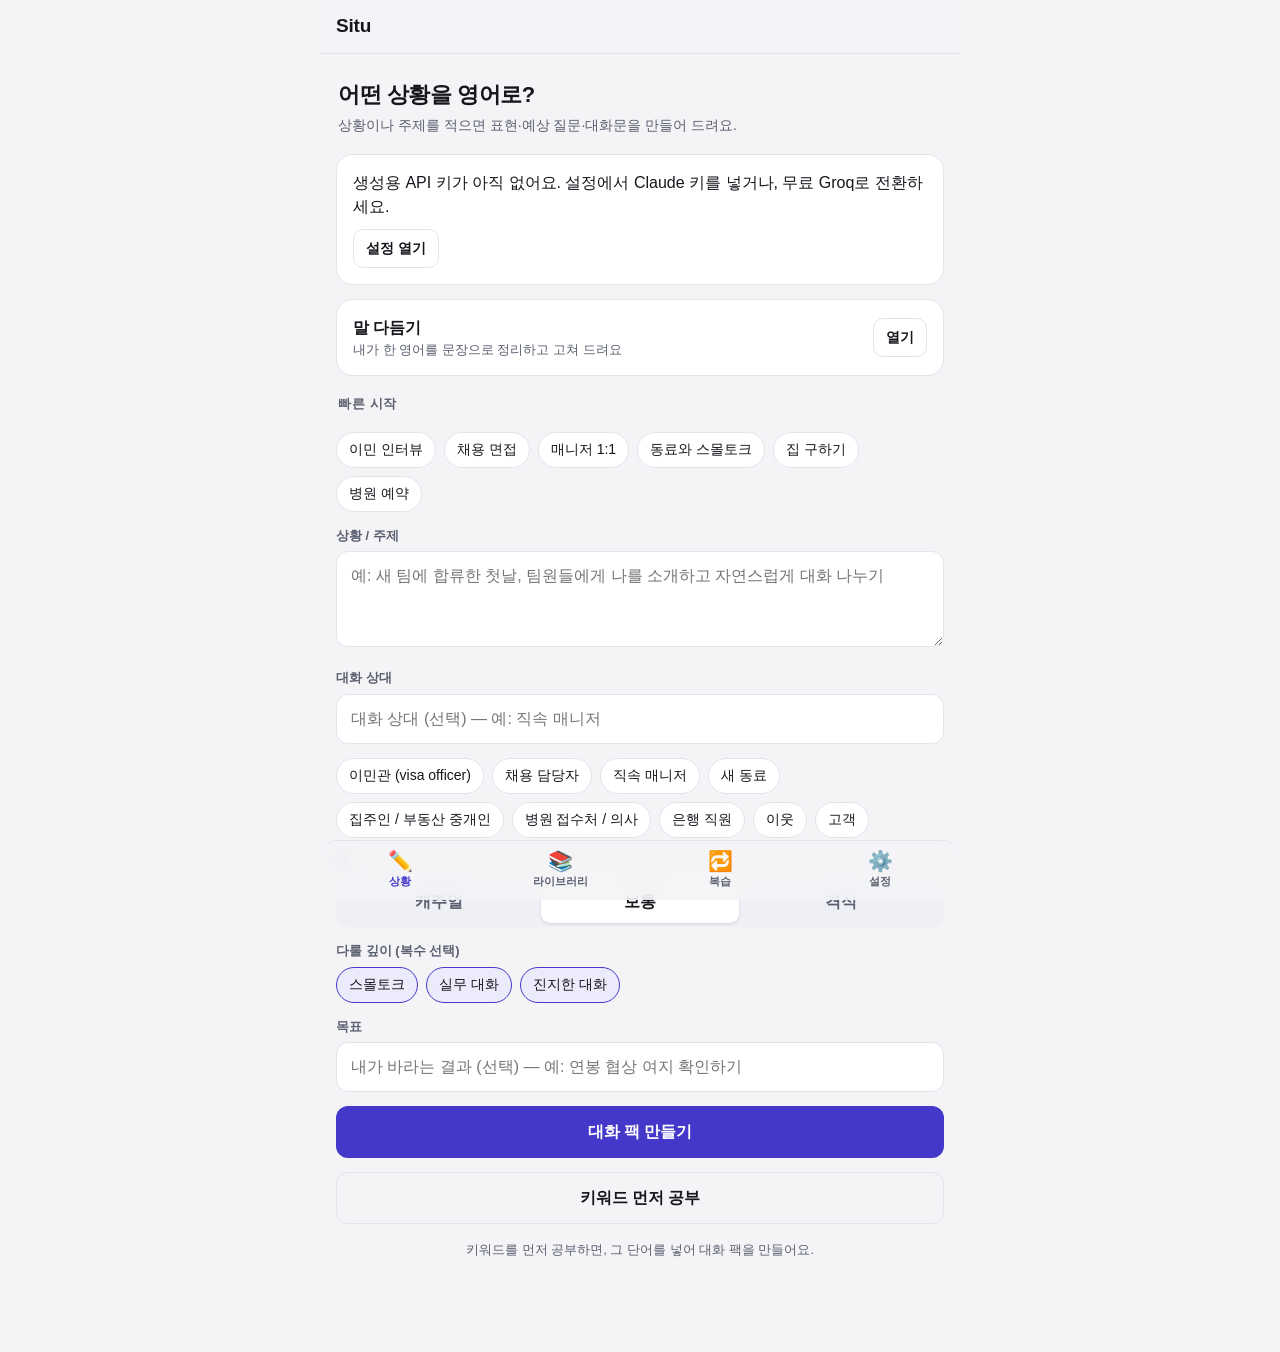
<file: index.html>
<!doctype html>
<html lang="ko">
<head>
  <meta charset="utf-8" />
  <meta name="viewport" content="width=device-width, initial-scale=1, viewport-fit=cover" />
  <title>Situ — 상황별 영어</title>
  <meta name="description" content="대화하고 싶은 상황을 입력하면 영어 표현·예상 질문·대화문을 만들어 주는 이민 준비 학습 앱" />
  <meta name="theme-color" content="#4338ca" media="(prefers-color-scheme: light)" />
  <meta name="theme-color" content="#1e1b4b" media="(prefers-color-scheme: dark)" />
  <link rel="manifest" href="./manifest.json" />
  <link rel="icon" href="./assets/favicon-32.png" sizes="32x32" />
  <link rel="apple-touch-icon" href="./assets/apple-touch-icon.png" />
  <meta name="apple-mobile-web-app-capable" content="yes" />
  <meta name="apple-mobile-web-app-status-bar-style" content="black-translucent" />
  <meta name="apple-mobile-web-app-title" content="Situ" />
  <link rel="stylesheet" href="./src/styles.css" />
</head>
<body>
  <div id="app">
    <div class="boot">불러오는 중…</div>
  </div>
  <script type="module" src="./src/app.js"></script>
</body>
</html>
</file>
<file: src/styles.css>
:root {
  --bg: #f4f4f7;
  --surface: #ffffff;
  --surface-2: #eef0f5;
  --text: #16171d;
  --text-dim: #5b6070;
  --border: #e2e4ec;
  --brand: #4338ca;
  --brand-ink: #ffffff;
  --brand-soft: #ecebfb;
  --danger: #c0362c;
  --ok: #1f7a44;
  --radius: 16px;
  --tabbar-h: 60px;
  --maxw: 640px;
  --safe-b: env(safe-area-inset-bottom, 0px);
  --safe-t: env(safe-area-inset-top, 0px);
}
@media (prefers-color-scheme: dark) {
  :root {
    --bg: #101017;
    --surface: #1a1b24;
    --surface-2: #23252f;
    --text: #f2f3f7;
    --text-dim: #a3a8b8;
    --border: #2c2e3a;
    --brand: #8b8bf5;
    --brand-ink: #141520;
    --brand-soft: #262640;
    --danger: #ff6b5e;
    --ok: #56c98a;
  }
}

* { box-sizing: border-box; -webkit-tap-highlight-color: transparent; }
html, body { margin: 0; padding: 0; }
body {
  background: var(--bg);
  color: var(--text);
  font: 16px/1.5 -apple-system, BlinkMacSystemFont, "Segoe UI", "Apple SD Gothic Neo",
    "Malgun Gothic", "Noto Sans KR", Roboto, sans-serif;
  overscroll-behavior-y: none;
}
.boot { padding: 40px; text-align: center; color: var(--text-dim); }

#app { max-width: var(--maxw); margin: 0 auto; }

.screen {
  min-height: 100vh;
  min-height: 100dvh;
  padding-bottom: calc(var(--tabbar-h) + var(--safe-b) + 16px);
}
.screen.no-tabs { padding-bottom: calc(var(--safe-b) + 24px); }

/* ---------- Header ---------- */
.appbar {
  position: sticky;
  top: 0;
  z-index: 20;
  display: flex;
  align-items: center;
  gap: 8px;
  padding: calc(var(--safe-t) + 12px) 16px 12px;
  background: color-mix(in srgb, var(--bg) 88%, transparent);
  backdrop-filter: saturate(1.4) blur(10px);
  border-bottom: 1px solid var(--border);
}
.appbar h1 { font-size: 19px; margin: 0; font-weight: 700; letter-spacing: -0.01em; }
.appbar .spacer { flex: 1; }
.iconbtn {
  border: 0;
  background: transparent;
  color: var(--text);
  font-size: 15px;
  font-weight: 600;
  padding: 8px 10px;
  border-radius: 10px;
  cursor: pointer;
}
.iconbtn:active { background: var(--surface-2); }

/* ---------- Layout bits ---------- */
.wrap { padding: 16px; }
.stack { display: flex; flex-direction: column; gap: 14px; }
.row { display: flex; gap: 10px; align-items: center; }
.muted { color: var(--text-dim); }
.small { font-size: 13px; }
.center { text-align: center; }
.hidden { display: none !important; }

.card {
  background: var(--surface);
  border: 1px solid var(--border);
  border-radius: var(--radius);
  padding: 16px;
}
.card h3 { margin: 0 0 4px; font-size: 15px; letter-spacing: 0.02em; text-transform: uppercase; color: var(--text-dim); }
.card + .card { margin-top: 0; }

.section-title { font-size: 13px; font-weight: 700; text-transform: uppercase; letter-spacing: 0.05em; color: var(--text-dim); margin: 4px 2px; }

/* ---------- Buttons ---------- */
.btn {
  appearance: none;
  border: 1px solid var(--border);
  background: var(--surface);
  color: var(--text);
  font: inherit;
  font-weight: 600;
  padding: 13px 16px;
  border-radius: 12px;
  cursor: pointer;
  display: inline-flex;
  align-items: center;
  justify-content: center;
  gap: 8px;
}
.btn:active { transform: translateY(1px); }
.btn.primary { background: var(--brand); color: var(--brand-ink); border-color: transparent; }
.btn.ghost { background: transparent; }
.btn.danger { color: var(--danger); border-color: color-mix(in srgb, var(--danger) 40%, var(--border)); }
.btn.block { width: 100%; }
.btn:disabled { opacity: 0.5; cursor: default; }
.btn.sm { padding: 8px 12px; font-size: 14px; border-radius: 10px; }

/* ---------- Forms ---------- */
label.field { display: block; }
label.field > span { display: block; font-size: 13px; font-weight: 600; color: var(--text-dim); margin-bottom: 6px; }
input[type="text"], input[type="password"], textarea, select {
  width: 100%;
  font: inherit;
  color: var(--text);
  background: var(--surface);
  border: 1px solid var(--border);
  border-radius: 12px;
  padding: 12px 14px;
}
textarea { min-height: 96px; resize: vertical; }
input:focus, textarea:focus, select:focus { outline: 2px solid var(--brand); outline-offset: 1px; }

.chips { display: flex; flex-wrap: wrap; gap: 8px; }
.chip {
  border: 1px solid var(--border);
  background: var(--surface);
  color: var(--text);
  padding: 8px 12px;
  border-radius: 999px;
  font-size: 14px;
  cursor: pointer;
}
.chip[aria-pressed="true"] { background: var(--brand-soft); border-color: var(--brand); color: var(--text); }

.segmented { display: flex; background: var(--surface-2); border-radius: 12px; padding: 4px; gap: 4px; }
.segmented button {
  flex: 1;
  border: 0;
  background: transparent;
  color: var(--text-dim);
  font: inherit;
  font-weight: 600;
  padding: 9px 8px;
  border-radius: 9px;
  cursor: pointer;
}
.segmented button[aria-pressed="true"] { background: var(--surface); color: var(--text); box-shadow: 0 1px 3px rgba(0,0,0,0.12); }

/* ---------- Lines (expressions / dialogue / qa) ---------- */
.line {
  padding: 12px 0;
  border-bottom: 1px solid var(--border);
}
.line:last-child { border-bottom: 0; }
.line .en { font-weight: 600; }
.line .ko { color: var(--text-dim); font-size: 14px; margin-top: 2px; }
.line .meta { font-size: 12px; color: var(--text-dim); margin-top: 4px; }
.tag {
  display: inline-block;
  font-size: 11px;
  font-weight: 700;
  text-transform: uppercase;
  letter-spacing: 0.04em;
  padding: 2px 7px;
  border-radius: 6px;
  background: var(--surface-2);
  color: var(--text-dim);
  margin-right: 6px;
}
.speak {
  border: 1px solid var(--border);
  background: var(--surface);
  border-radius: 8px;
  padding: 4px 8px;
  font-size: 13px;
  cursor: pointer;
  color: var(--text-dim);
  flex-shrink: 0;
}
.line .top { display: flex; gap: 10px; align-items: flex-start; justify-content: space-between; }

.bubble { display: flex; margin: 8px 0; }
.bubble .body { max-width: 82%; padding: 10px 13px; border-radius: 14px; background: var(--surface-2); }
.bubble.you { justify-content: flex-end; }
.bubble.you .body { background: var(--brand-soft); }
.bubble .who { font-size: 11px; font-weight: 700; color: var(--text-dim); text-transform: uppercase; letter-spacing: 0.04em; }
.bubble .ko { color: var(--text-dim); font-size: 13px; margin-top: 3px; }

/* ---------- Library list ---------- */
.listitem {
  display: block;
  text-decoration: none;
  color: inherit;
  background: var(--surface);
  border: 1px solid var(--border);
  border-radius: 14px;
  padding: 14px 16px;
}
.listitem h4 { margin: 0 0 3px; font-size: 16px; }
.listitem .sub { font-size: 13px; color: var(--text-dim); }

/* ---------- Tab bar ---------- */
.tabbar {
  position: fixed;
  left: 0; right: 0; bottom: 0;
  z-index: 30;
  height: calc(var(--tabbar-h) + var(--safe-b));
  padding-bottom: var(--safe-b);
  display: flex;
  background: color-mix(in srgb, var(--bg) 82%, transparent);
  backdrop-filter: saturate(1.5) blur(12px);
  border-top: 1px solid var(--border);
}
.tabbar a {
  flex: 1;
  display: flex;
  flex-direction: column;
  align-items: center;
  justify-content: center;
  gap: 2px;
  text-decoration: none;
  color: var(--text-dim);
  font-size: 11px;
  font-weight: 600;
}
.tabbar a .ic { font-size: 20px; line-height: 1; }
.tabbar a[aria-current="page"] { color: var(--brand); }
@media (min-width: 640px) {
  .tabbar { max-width: var(--maxw); left: 50%; transform: translateX(-50%); border-radius: 18px 18px 0 0; }
}

/* ---------- Misc ---------- */
.toast {
  position: fixed;
  left: 50%;
  bottom: calc(var(--tabbar-h) + var(--safe-b) + 16px);
  transform: translateX(-50%);
  background: var(--text);
  color: var(--bg);
  padding: 10px 16px;
  border-radius: 999px;
  font-size: 14px;
  z-index: 50;
  max-width: 90%;
  text-align: center;
}
.spinner {
  width: 18px; height: 18px;
  border: 2px solid color-mix(in srgb, currentColor 30%, transparent);
  border-top-color: currentColor;
  border-radius: 50%;
  animation: spin 0.8s linear infinite;
  display: inline-block;
}
@keyframes spin { to { transform: rotate(360deg); } }

.empty { text-align: center; color: var(--text-dim); padding: 48px 20px; }
.empty .big { font-size: 40px; margin-bottom: 8px; }

.hero { padding: 8px 2px 4px; }
.hero h2 { margin: 0 0 4px; font-size: 22px; letter-spacing: -0.02em; }
.hero p { margin: 0; color: var(--text-dim); font-size: 14px; }

.grade-row { display: flex; gap: 8px; }
.grade-row .btn { flex: 1; }

.pill-count {
  background: var(--brand-soft);
  color: var(--text);
  border-radius: 999px;
  padding: 2px 9px;
  font-size: 12px;
  font-weight: 700;
}
details.raw { margin-top: 10px; }
details.raw pre { white-space: pre-wrap; word-break: break-word; font-size: 12px; background: var(--surface-2); padding: 12px; border-radius: 10px; overflow-x: auto; }

/* conversation coaching feedback */
.card.fb { border-left: 4px solid var(--border); }
.card.fb.good { border-left-color: var(--ok); }
.card.fb.ok { border-left-color: #b7791f; }
.card.fb.awkward { border-left-color: var(--danger); }

/* pronunciation check */
.pron-target { font-size: 20px; font-weight: 700; line-height: 1.5; }
.pron-words { font-size: 20px; font-weight: 700; line-height: 1.6; }
.pron-words .w { padding: 1px 3px; border-radius: 4px; }
.pron-words .w.ok { color: var(--ok); }
.pron-words .w.miss { color: var(--danger); background: color-mix(in srgb, var(--danger) 12%, transparent); }
.pron-score { font-size: 34px; font-weight: 800; letter-spacing: -0.02em; }
</file>
